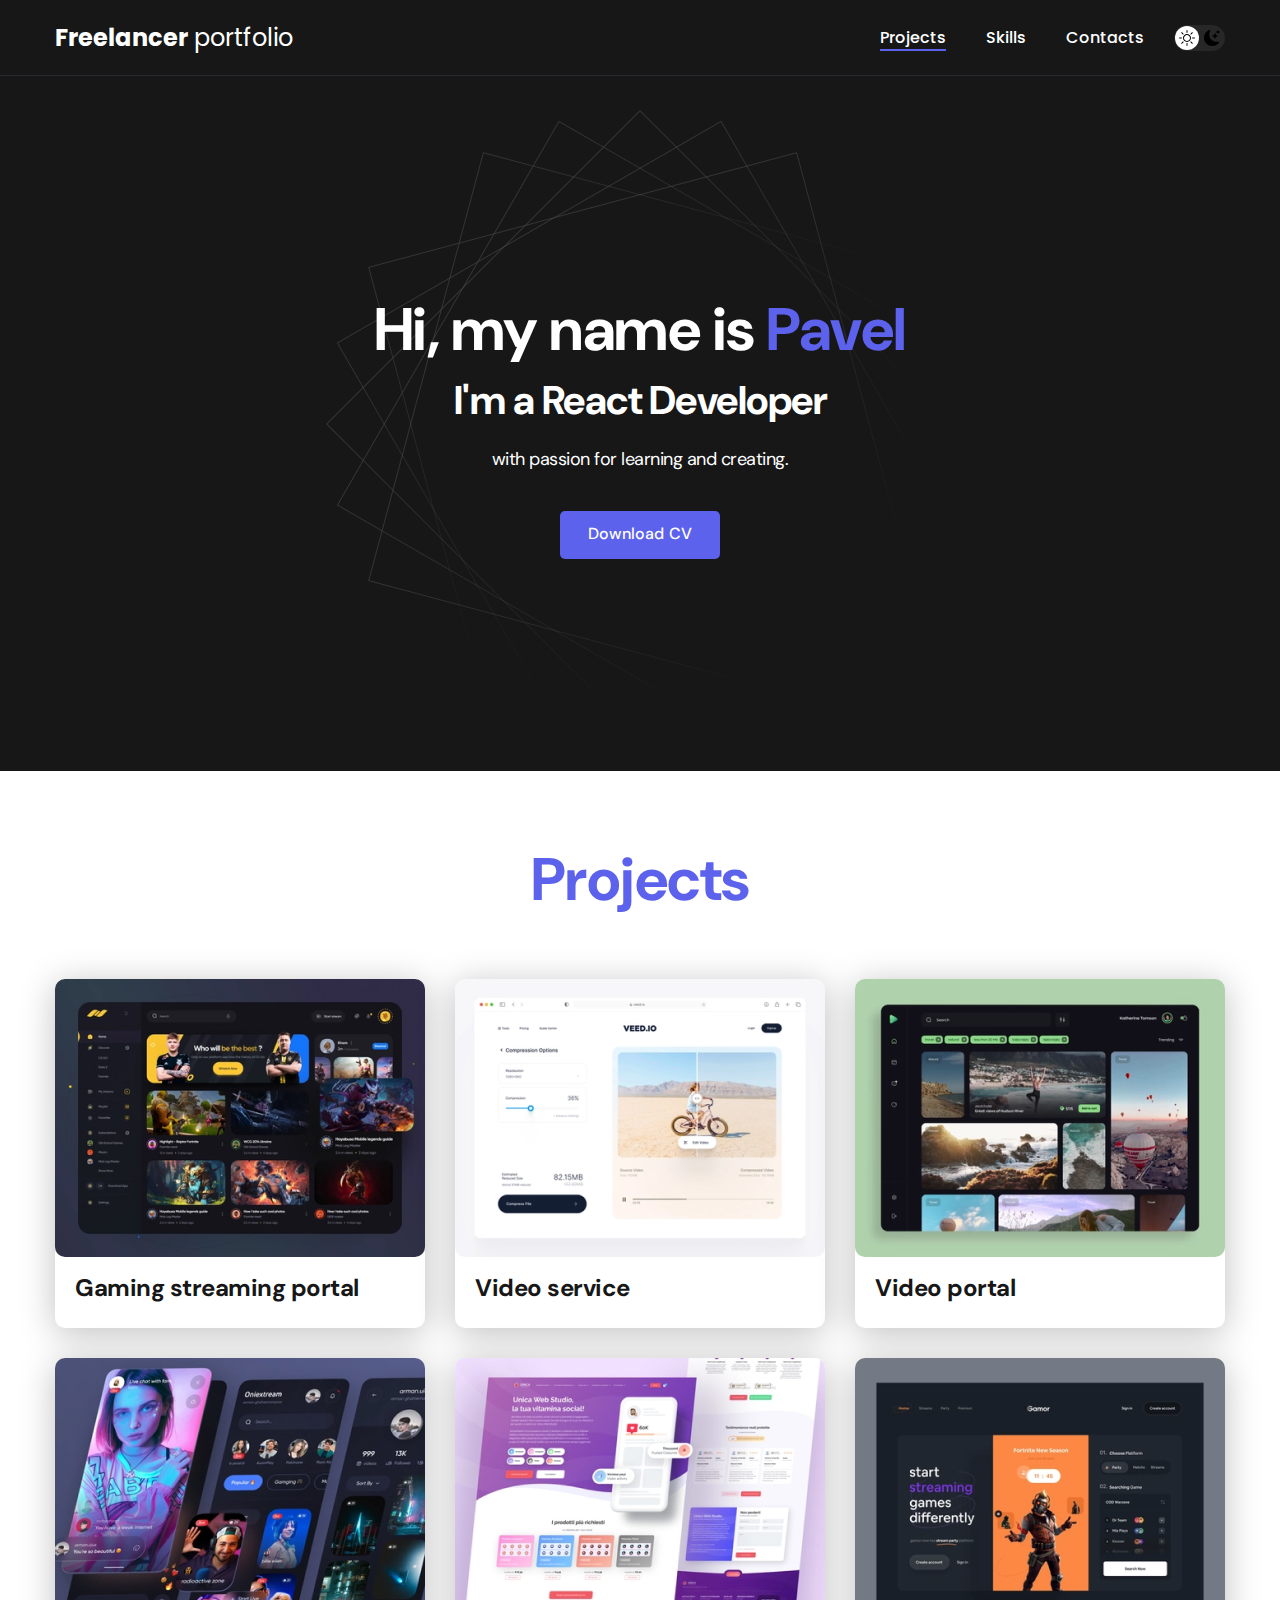
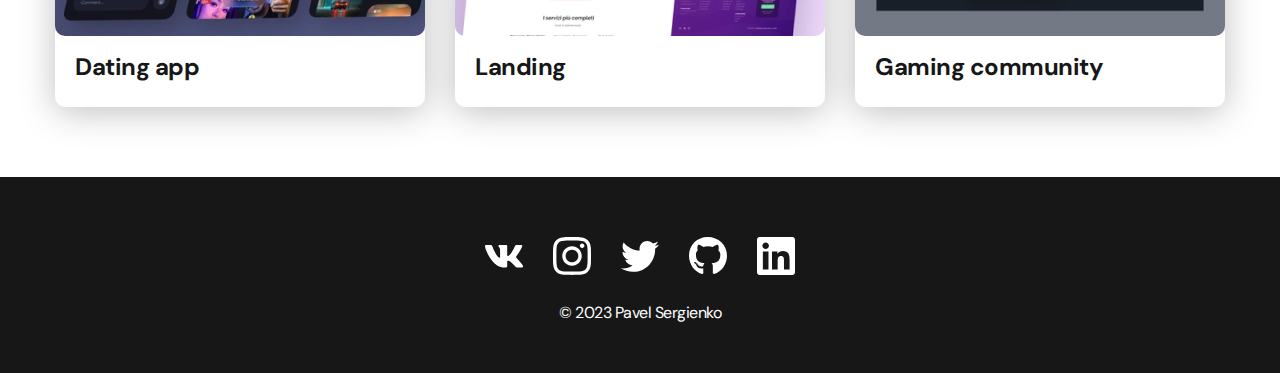
<file: index.html>
<!DOCTYPE html>
<html lang="en">

<head>
  <meta charset="UTF-8">
  <meta http-equiv="X-UA-Compatible" content="IE=edge">
  <meta name="viewport" content="width=device-width, initial-scale=1.0">
  <link rel="stylesheet" href="./css/main.css">
  <title>Freelancer portfolio</title>
</head>

<body>

  <nav class="nav">
    <div class="container">
      <div class="nav-row">
        <a href="./index.html" class="logo"><strong>Freelancer</strong> portfolio</a>

        <button class="dark-mode-btn">
          <img src="./img/icons/sun.svg" alt="Light mode" class="dark-mode-btn__icon">
          <img src="./img/icons/moon.svg" alt="Dark mode" class="dark-mode-btn__icon">
        </button>

        <ul class="nav-list">
          <li class="nav-list__item">
            <a href="./index.html" class="nav-list__link nav-list__link--active">Projects</a>
          </li>
          <li class="nav-list__item">
            <a href="./skills.html" class="nav-list__link">Skills</a>
          </li>
          <li class="nav-list__item">
            <a href="./contacts.html" class="nav-list__link">Contacts</a>
          </li>
        </ul>
      </div>
    </div>






  </nav>

  <header class="header ">
    <div class="header__wrapper">
      <h1 class="header__title">
        <strong>Hi, my name is <em>
            Pavel
          </em></strong><br>
        I'm a React Developer
      </h1>
      <div class="header__text">
        <p>with passion for learning and creating.</p>
      </div>
      <a target="__blank" href="https://drive.google.com/file/d/1q9E_XCIzfnxEgQYMqzKroVscaTN9tm1D/view?usp=share_link"
        class="btn">Download CV</a>
    </div>
  </header>

  <main class="section ">
    <div class="container">
      <h2 class="title-1">Projects</h2>
      <ul class="projects">
        <li class="project">
          <a href="./project-page-02.html">
            <img src="./img/projects/01.jpg" alt="Project img" class="project__img">
            <h3 class="project__title">Gaming streaming portal</h3>
          </a>
        </li>
        <li class="project">
          <a href="./project-page-02.html"><img src="./img/projects/02.jpg" alt="Project img" class="project__img">
            <h3 class="project__title">Video service</h3>
          </a>
        </li>
        <li class="project">
          <a href="./project-page-02.html"> <img src="./img/projects/03.jpg" alt="Project img" class="project__img">
            <h3 class="project__title">Video portal</h3>
          </a>
        </li>
        <li class="project">
          <a href="./project-page-02.html"> <img src="./img/projects/04.jpg" alt="Project img" class="project__img">
            <h3 class="project__title">Dating app</h3>
          </a>
        </li>
        <li class="project">
          <a href="./project-page-02.html"> <img src="./img/projects/05.jpg" alt="Project img" class="project__img">
            <h3 class="project__title">Landing</h3>
          </a>
        </li>
        <li class="project">
          <a href="./project-page-02.html"> <img src="./img/projects/06.jpg" alt="Project img" class="project__img">
            <h3 class="project__title">Gaming community</h3>
          </a>
        </li>
      </ul>
    </div>
  </main>

  <footer class="footer">
    <div class="container">
      <div class="footer__wrapper">
        <ul class="social">
          <li class="social__item"><a href="#!"><img src="./img/icons/vk.svg" alt="Link"></a></li>
          <li class="social__item"><a href="#!"><img src="./img/icons/instagram.svg" alt="Link"></a></li>
          <li class="social__item"><a href="#!"><img src="./img/icons/twitter.svg" alt="Link"></a></li>
          <li class="social__item"><a href="#!"><img src="./img/icons/gitHub.svg" alt="Link"></a></li>
          <li class="social__item"><a href="#!"><img src="./img/icons/linkedIn.svg" alt="Link"></a></li>
        </ul>
        <div class="copyright">
          <p>© 2023 Pavel Sergienko</p>
        </div>
      </div>


    </div>
  </footer>

  <script src="./js/main.js"></script>
</body>

</html>
</file>
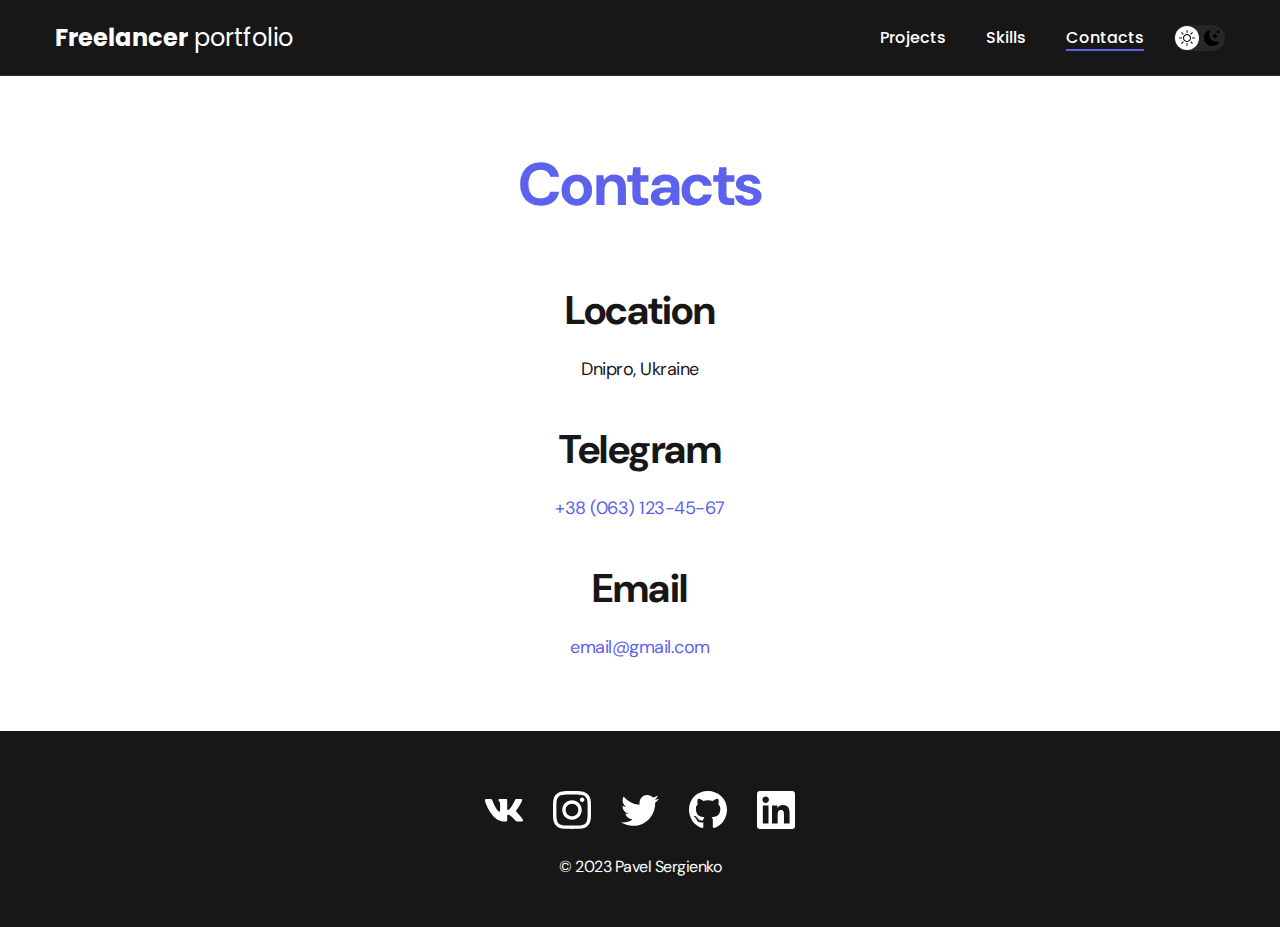
<file: contacts.html>
<!DOCTYPE html>
<html lang="en">

<head>
  <meta charset="UTF-8">
  <meta http-equiv="X-UA-Compatible" content="IE=edge">
  <meta name="viewport" content="width=device-width, initial-scale=1.0">
  <link rel="stylesheet" href="./css/main.css">
  <title>Freelancer portfolio</title>
</head>

<body>
  <nav class="nav">
    <div class="container">
      <div class="nav-row">
        <a href="./index.html" class="logo"><strong>Freelancer</strong> portfolio</a>

        <button class="dark-mode-btn">
          <img src="./img/icons/sun.svg" alt="Light mode" class="dark-mode-btn__icon">
          <img src="./img/icons/moon.svg" alt="Dark mode" class="dark-mode-btn__icon">
        </button>


        <ul class="nav-list">
          <li class="nav-list__item">
            <a href="./index.html" class="nav-list__link ">Projects</a>
          </li>
          <li class="nav-list__item">
            <a href="./skills.html" class="nav-list__link ">Skills</a>
          </li>
          <li class="nav-list__item">
            <a href="./contacts.html" class="nav-list__link nav-list__link--active">Contacts</a>
          </li>
        </ul>
      </div>
    </div>






  </nav>



  <main class="section ">
    <div class="container">

      <h2 class="title-1">Contacts</h2>
      <ul class="content-list">
        <li class="content-list__item">
          <h2 class="title-2">Location</h2>
          <p>Dnipro, Ukraine</p>
        </li>
        <li class="content-list__item">
          <h2 class="title-2">Telegram</h2>
          <p><a href="tel:+380631234567">+38 (063) 123-45-67</a></p>
        </li>
        <li class="content-list__item">
          <h2 class="title-2">Email</h2>
          <p><a href="mailto:email@gmail.com">email@gmail.com</a></p>
        </li>
      </ul>
    </div>
  </main>

  <footer class="footer">
    <div class="container">
      <div class="footer__wrapper">
        <ul class="social">
          <li class="social__item"><a href="#!"><img src="./img/icons/vk.svg" alt="Link"></a></li>
          <li class="social__item"><a href="#!"><img src="./img/icons/instagram.svg" alt="Link"></a></li>
          <li class="social__item"><a href="#!"><img src="./img/icons/twitter.svg" alt="Link"></a></li>
          <li class="social__item"><a href="#!"><img src="./img/icons/gitHub.svg" alt="Link"></a></li>
          <li class="social__item"><a href="#!"><img src="./img/icons/linkedIn.svg" alt="Link"></a></li>
        </ul>
        <div class="copyright">
          <p>© 2023 Pavel Sergienko</p>
        </div>
      </div>


    </div>
  </footer>
  <script src="./js/main.js"></script>
</body>

</html>
</file>
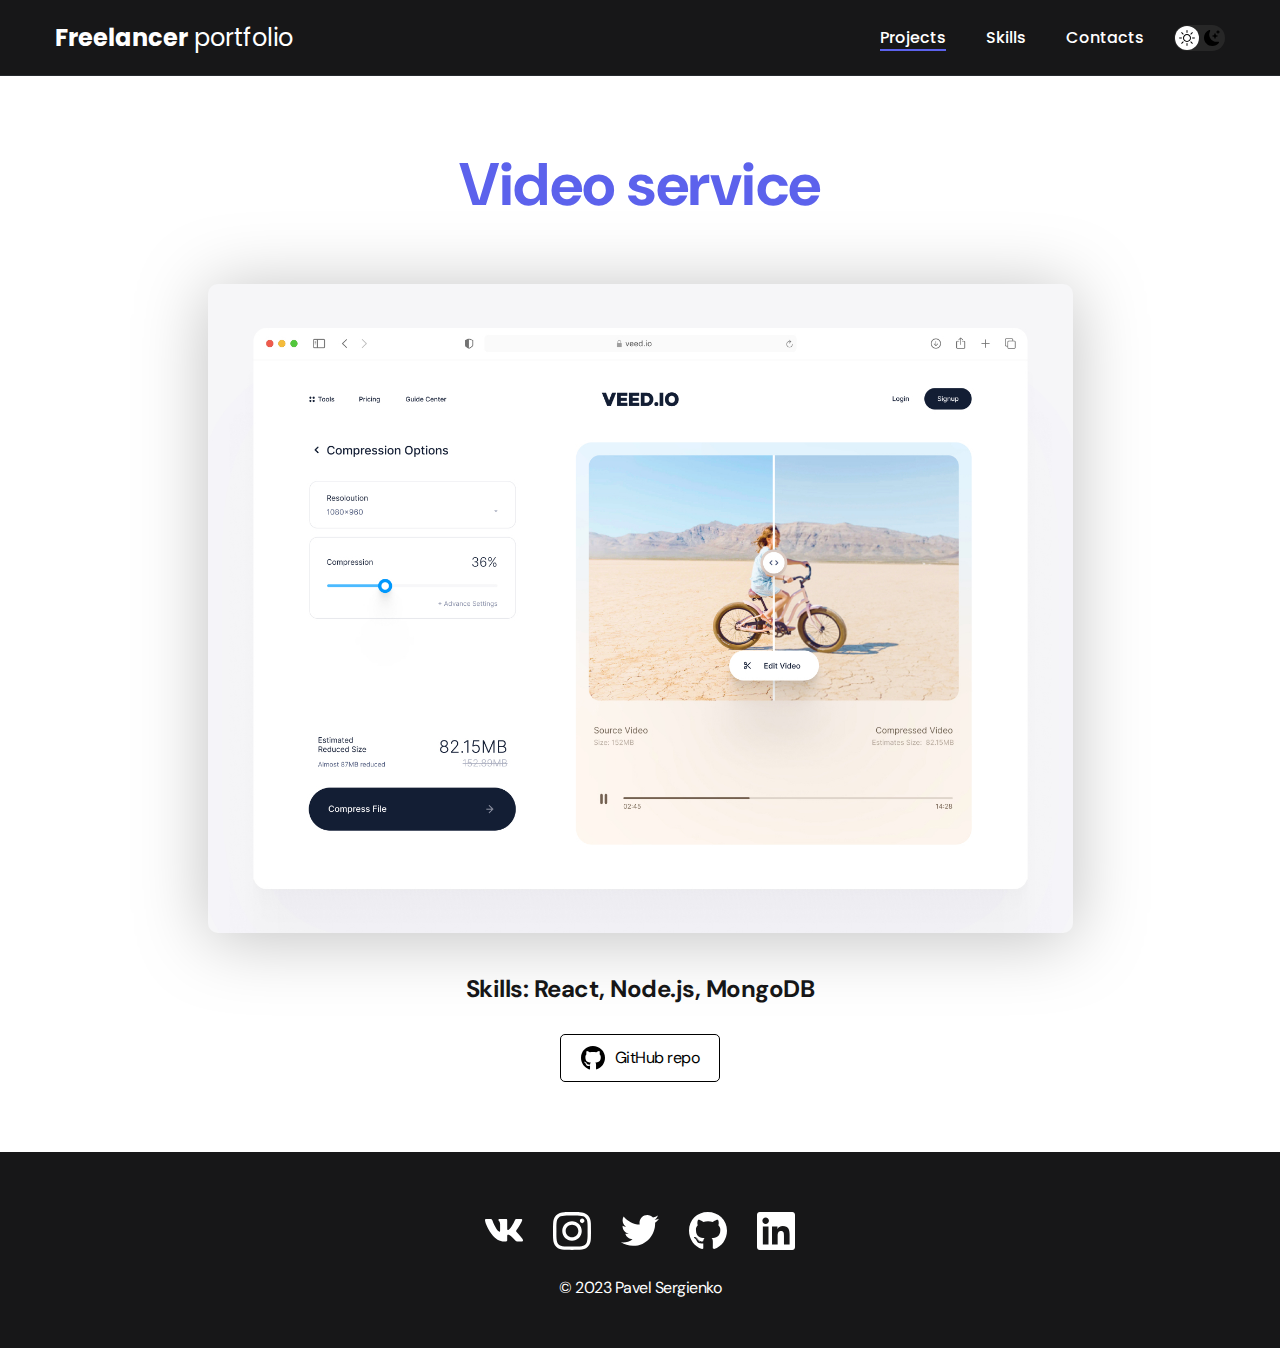
<file: project-page-02.html>
<!DOCTYPE html>
<html lang="en">

<head>
  <meta charset="UTF-8">
  <meta http-equiv="X-UA-Compatible" content="IE=edge">
  <meta name="viewport" content="width=device-width, initial-scale=1.0">
  <link rel="stylesheet" href="./css/main.css">
  <title>Freelancer portfolio</title>
</head>

<body>
  <nav class="nav">
    <div class="container">
      <div class="nav-row">
        <a href="./index.html" class="logo"><strong>Freelancer</strong> portfolio</a>

        <button class="dark-mode-btn">
          <img src="./img/icons/sun.svg" alt="Light mode" class="dark-mode-btn__icon">
          <img src="./img/icons/moon.svg" alt="Dark mode" class="dark-mode-btn__icon">
        </button>

        <ul class="nav-list">
          <li class="nav-list__item">
            <a href="./index.html" class="nav-list__link nav-list__link--active">Projects</a>
          </li>
          <li class="nav-list__item">
            <a href="./skills.html" class="nav-list__link">Skills</a>
          </li>
          <li class="nav-list__item">
            <a href="./contacts.html" class="nav-list__link">Contacts</a>
          </li>
        </ul>
      </div>
    </div>






  </nav>



  <main class="section ">
    <div class="container">

      <div class="project-details">

        <h2 class="title-1">Video service</h2>

        <img src="/img/projects/02-big.jpg" alt="" class="project-details__cover">

        <div class="project-details__desc">
          <p>Skills: React, Node.js, MongoDB</p>
        </div>

        <a href="#!" class="btn-outline">
          <img src="./img/icons/gitHub-black.svg" alt="">
          GitHub repo
        </a>

      </div>


    </div>
  </main>

  <footer class="footer">
    <div class="container">
      <div class="footer__wrapper">
        <ul class="social">
          <li class="social__item"><a href="#!"><img src="./img/icons/vk.svg" alt="Link"></a></li>
          <li class="social__item"><a href="#!"><img src="./img/icons/instagram.svg" alt="Link"></a></li>
          <li class="social__item"><a href="#!"><img src="./img/icons/twitter.svg" alt="Link"></a></li>
          <li class="social__item"><a href="#!"><img src="./img/icons/gitHub.svg" alt="Link"></a></li>
          <li class="social__item"><a href="#!"><img src="./img/icons/linkedIn.svg" alt="Link"></a></li>
        </ul>
        <div class="copyright">
          <p>© 2023 Pavel Sergienko</p>
        </div>
      </div>


    </div>
  </footer>
  <script src="./js/main.js"></script>
</body>

</html>
</file>
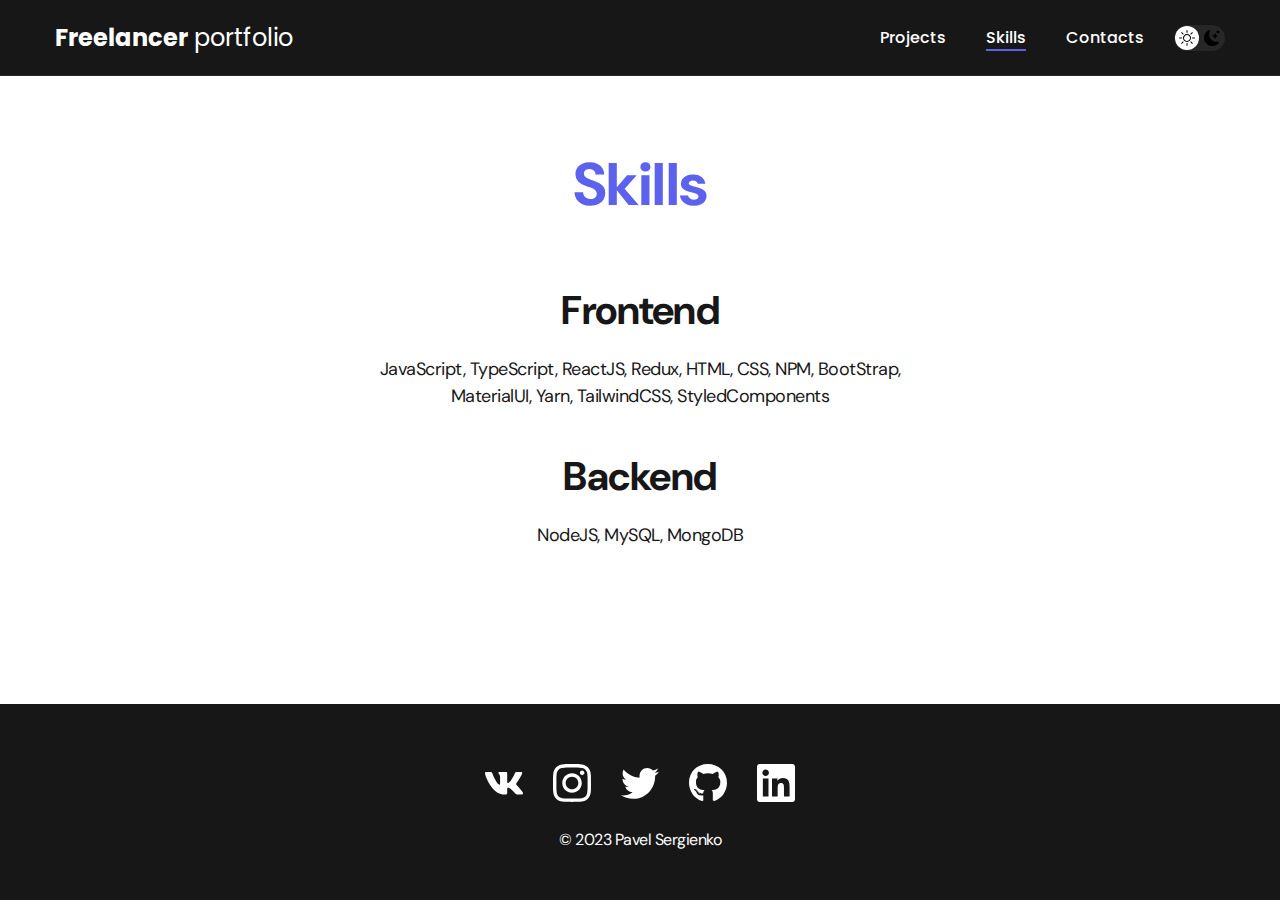
<file: skills.html>
<!DOCTYPE html>
<html lang="en">

<head>
  <meta charset="UTF-8">
  <meta http-equiv="X-UA-Compatible" content="IE=edge">
  <meta name="viewport" content="width=device-width, initial-scale=1.0">
  <link rel="stylesheet" href="./css/main.css">
  <title>Freelancer portfolio</title>
</head>

<body>
  <nav class="nav">
    <div class="container">
      <div class="nav-row">
        <a href="./index.html" class="logo"><strong>Freelancer</strong> portfolio</a>

        <button class="dark-mode-btn">
          <img src="./img/icons/sun.svg" alt="Light mode" class="dark-mode-btn__icon">
          <img src="./img/icons/moon.svg" alt="Dark mode" class="dark-mode-btn__icon">
        </button>

        <ul class="nav-list">
          <li class="nav-list__item">
            <a href="./index.html" class="nav-list__link ">Projects</a>
          </li>
          <li class="nav-list__item">
            <a href="./skills.html" class="nav-list__link nav-list__link--active">Skills</a>
          </li>
          <li class="nav-list__item">
            <a href="./contacts.html" class="nav-list__link">Contacts</a>
          </li>
        </ul>
      </div>
    </div>






  </nav>



  <main class="section ">
    <div class="container">

      <h2 class="title-1">Skills</h2>
      <ul class="content-list">
        <li class="content-list__item">
          <h2 class="title-2">Frontend</h2>
          <p> JavaScript, TypeScript, ReactJS, Redux, HTML, CSS, NPM, BootStrap, MaterialUI, Yarn, TailwindCSS,
            StyledComponents</p>
        </li>
        <li class="content-list__item">
          <h2 class="title-2">Backend</h2>
          <p>NodeJS, MySQL, MongoDB</p>
        </li>
      </ul>
    </div>
  </main>

  <footer class="footer">
    <div class="container">
      <div class="footer__wrapper">
        <ul class="social">
          <li class="social__item"><a href="#!"><img src="./img/icons/vk.svg" alt="Link"></a></li>
          <li class="social__item"><a href="#!"><img src="./img/icons/instagram.svg" alt="Link"></a></li>
          <li class="social__item"><a href="#!"><img src="./img/icons/twitter.svg" alt="Link"></a></li>
          <li class="social__item"><a href="#!"><img src="./img/icons/gitHub.svg" alt="Link"></a></li>
          <li class="social__item"><a href="#!"><img src="./img/icons/linkedIn.svg" alt="Link"></a></li>
        </ul>
        <div class="copyright">
          <p>© 2023 Pavel Sergienko</p>
        </div>
      </div>


    </div>
  </footer>
  <script src="./js/main.js"></script>
</body>

</html>
</file>
<file: css/main.css>
@import './reset.css';
@import url('https://fonts.googleapis.com/css2?family=DM+Sans:wght@400;500;700&family=Poppins:wght@400;500;700&display=swap');

/* 
font-family: 'DM Sans', sans-serif;
font-family: 'Poppins', sans-serif;
*/

/* * {
  border: 1px solid red;
} */

:root {
  --black-pure: #000;
  --black: #171718;
  --black-border: #26292D;
  --white: #fff;
  --purple: #5C62EC;

  --text-color: var(--black);
  --dark-bg: var(--black);
  --dark-border: var(--black-border);
  --header-text: var(--white);
  --accent: var(--purple);

  /* Light Mode */
  --page-bg: var(--white);
  --text-color: var(--black);

  --title-1: var(--accent);

  --project-card-bg: var(--white);
  --project-card-text: var(--black);
  --box-shadow: 0px 5px 35px rgba(0, 0, 0, 0.25);

}

.dark {
  --page-bg: #252526;
  --text-color: var(--white);

  --title-1: var(--white);

  --project-card-bg: var(--black);
  --project-card-text: var(--white);
  --box-shadow: 0px 5px 35px rgba(0, 0, 0, 0.8);  
}


html, body {
  display: flex;
  flex-direction: column;
  min-height: 100vh;

  font-family: 'DM Sans', sans-serif;
  letter-spacing: -0.5px;

  /* Color mode */
  background-color: var(--page-bg);
  color: var(--text-color)
}

/* General */
.container {
  margin: 0 auto;
  max-width: 1200px;
  padding: 0 15px;
}

.section {
  padding: 70px 0;
}

.title-1 {
  margin-bottom: 60px;
  font-size: 60px;
  font-weight: 700;
  line-height: 1.3;
  color: var(--title-1);
  text-align: center;
}


.title-2 {
  margin-bottom: 20px;
  font-size: 40px;
  line-height: 1.3;
  font-weight: 700;
}

.none {
  display: none !important;
}

/* Nav */
.nav {
  padding: 20px 0;
  background-color: var(--dark-bg);
  color: var(--header-text);
  border-bottom: 1px solid var(--dark-border);
  letter-spacing: normal;
}

.nav-row {
  display: flex;
  justify-content: flex-end;
  align-items: center;
  column-gap: 30px;
  row-gap: 20px;
  flex-wrap: wrap;

}

.logo {
  margin-right: auto;
  color: var(--header-text);
  font-size: 24px;
  font-family: 'Poppins', sans-serif;
}

.logo strong {
  font-weight: 700;
}

.nav-list {
  display: flex;
  flex-wrap: wrap;
  row-gap: 10px;
  align-items: center;
  column-gap: 40px;
  font-size: 16px;
  font-weight: 500;
  font-family: 'Poppins', sans-serif;
}

.nav-list__link {
  color: var(--header-text);
  transition: opacity 0.2s ease-in;
}

.nav-list__link:hover {
  opacity: 0.8;
}

.nav-list__link--active {
  position: relative;
}

.nav-list__link--active::before {
  content: '';
  position: absolute;
  left: 0;
  top: 100%;
  display: block;
  height: 2px;
  width: 100%;
  background-color: var(--accent);
}

/* Dark mode btn */

.dark-mode-btn {
  order: 9;
  display: flex;
  justify-content: space-between;
  width: 51px;
  height: 26px;
  background-color: #272727;
  border-radius: 50px;
  padding: 5px;
  position: relative;
}

.dark-mode-btn::before {
  content: '';
  position: absolute;
  display: block;
  top: 1px;
  left: 1px;
  width: 24px;
  height: 24px;

  border-radius: 50%;
  background-color: white;

  transition: left 0.2s ease-in;
}

.dark-mode-btn--active::before {
  left: 26px;
}
 
.dark-mode-btn__icon {
  position: relative;
  z-index: 9;
}

/* Header */

.header {
  padding: 40px 0;
  min-height: 695px;
  background-color: var(--dark-bg);
  color: var(--header-text);
  background-image: url('./../img/header-bg.png');
  background-repeat: no-repeat;
  background-size: auto;
  background-position: center center;

  display: flex;
  justify-content: center;
  align-items: center;
  text-align: center;
}

.header__wrapper {
  padding: 0 15px;
  max-width: 660px;
}

.header__title {
  margin-bottom: 20px;
  font-size: 40px;
  font-weight: 700;
  line-height: 1.4;
}

.header__title strong {
  font-size: 60px;
  font-weight: 700;
}

.header__title em {
  font-style: normal;
  color: var(--accent);
}

.header__text {
  margin-bottom: 40px;
  font-size: 18px;
  line-height: 1.33;
}

.header__text p + p {
  margin-top: 0.5em;
}

/* Button */

.btn {
  display: inline-block;
  height: 48px;
  padding: 12px 28px;

  border-radius: 5px;
  background-color: var(--accent);
  color: var(--white);

  letter-spacing: 0.15px;
  font-size: 16px;
  font-weight: 500;
  transition: opacity 0.2s ease-in;
}

.btn:hover {
  opacity: 0.8;
}

.btn:active {
  /* position: relative;
  top: 1px; */
  transform: scale(0.98);
}

.btn-outline {
  display: flex;
  column-gap: 10px;
  align-items: center;

  padding: 12px 20px;
  height: 48px;
  border-radius: 5px;

  background-color: white;
  border: 1px solid var(--black-pure);
  color: var(--black-pure);
  transition: opacity 0.2s ease-in;
}

.btn-outline:hover {
  opacity: 0.8;
}

.btn-outline:active {
  /* position: relative;
  top: 1px; */
  transform: scale(0.98);
}

/* Projects */

.projects {
  display: flex;
  flex-wrap: wrap;
  column-gap: 30px;
  row-gap: 30px;
  justify-content: center;
}

.project {
  max-width: 370px;
  background-color: var(--project-card-bg);
  box-shadow: var(--box-shadow);
  border-radius: 10px;
  transition: transform 0.3s ease-in;
}

.project:hover {
  transform: scale(1.02);
}

.project__img {
  border-radius: 10px;
 
}


.project__title {
  padding: 15px 20px 25px;
  font-weight: 700;
  font-size: 24px;
  line-height: 1.3;
  color: var(--project-card-text);
}



/* Project Details  */

.project-details {
  margin: 0 auto;
  max-width: 865px;

  display: flex;
  flex-direction: column;
  align-items: center;
  text-align: center;
}

.project-details__cover {
  max-width: 100%;
  margin-bottom: 40px;
  filter: drop-shadow(0px 5px 35px rgba(0, 0, 0, 0.25));
  border-radius: 10px;
}
.project-details__desc {
  font-weight: 700;
  font-size: 24px;
  line-height: 1.3;
  margin-bottom: 30px;
}

/* Content List */

.content-list {
  max-width: 570px;
  display: flex;
  flex-direction: column;
  align-items: center;
  text-align: center;
  row-gap: 40px;
  margin: 0 auto;
}

.content-list a {
  color: var(--accent);
}

.content-list__item {
  font-size: 18px;
  line-height: 1.5;
}

.content-list__item p + p {
  margin-top: 0.5em;
}

/* Footer */

.footer {
  margin-top: auto;
  padding: 60px 0 50px;
  background-color: var(--dark-bg);
  color: var(--header-text);
}

.footer__wrapper {
  display: flex;
  flex-direction: column;
  align-items: center;
  row-gap: 27px;
}

.social {
  display: flex;
  column-gap: 30px;
  align-items: center;
}

.copyright {
  font-size: 16px;
}

.copyright p + p {
  margin-top: 0.5em;
}

/* Media queries */

@media (max-width: 620px) {


  /* Header */

  .header {
    min-height: unset;
  }

  .header__title {
    font-size: 30px;
  }
  .header__title strong {
    font-size: 40px;
  }

  /* Nav */

  .nav-row {
    justify-content: space-between;
  }

  .dark-mode-btn {
    order: 0;
  }

  /* General */

  .section {
    padding: 40px 0;
  }

  .title-1 {
    margin-bottom: 30px;
    font-size: 40px;
  }

  .title-2 {
    margin-bottom: 10px;
    font-size: 30px;
  }

  /* Project */

  .project__title {
    font-size: 20px;
  }

  .project-details__desc {
    margin-bottom: 20px;
    font-size: 22px;
  }
  
  /* Content List */

  .content-list {
    row-gap: 20px;
  }

  .content-list__item {
    font-size: 16px;
  }

  /* Footer */

  .footer {
    padding: 40px 0 30px;
  }

  .footer__wrapper {
    row-gap: 20px
  }

  .social {
    column-gap: 20px;
  }

  .social__item {
    width: 28px;
  }

}
</file>
